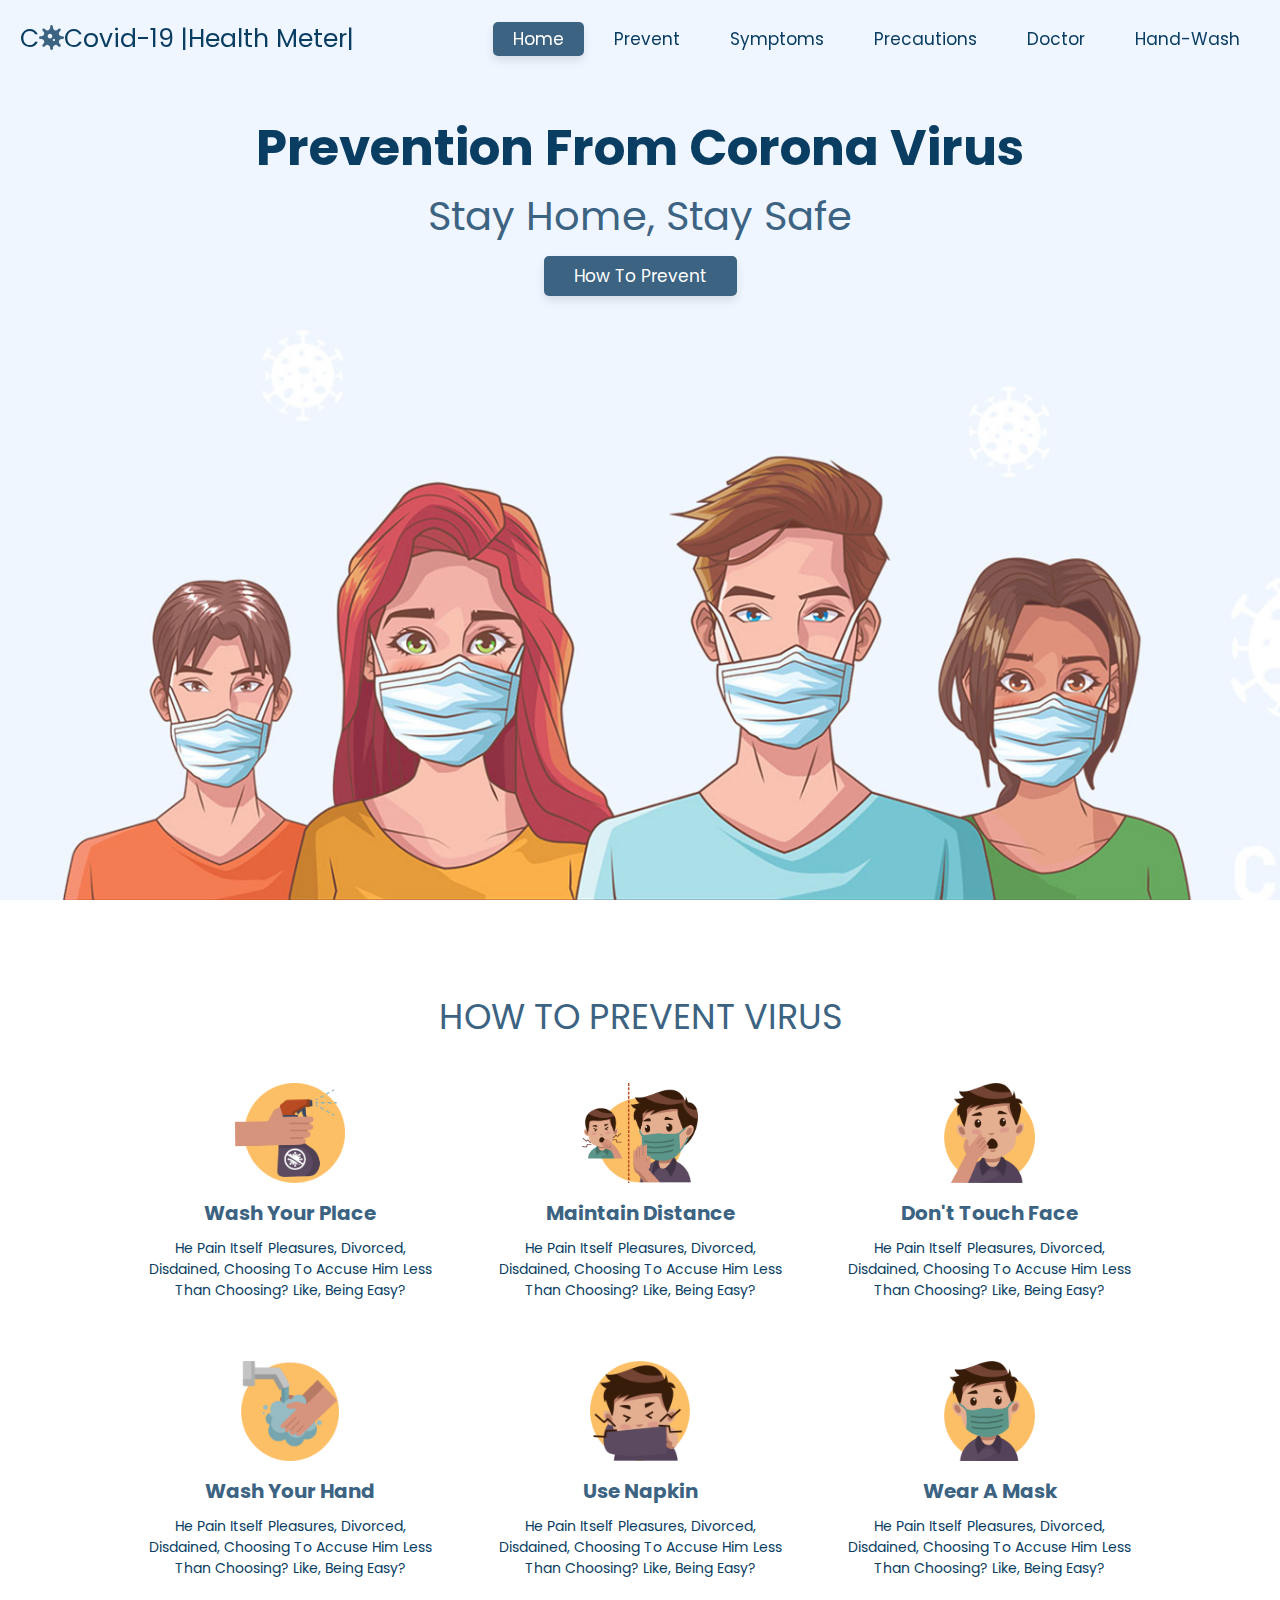
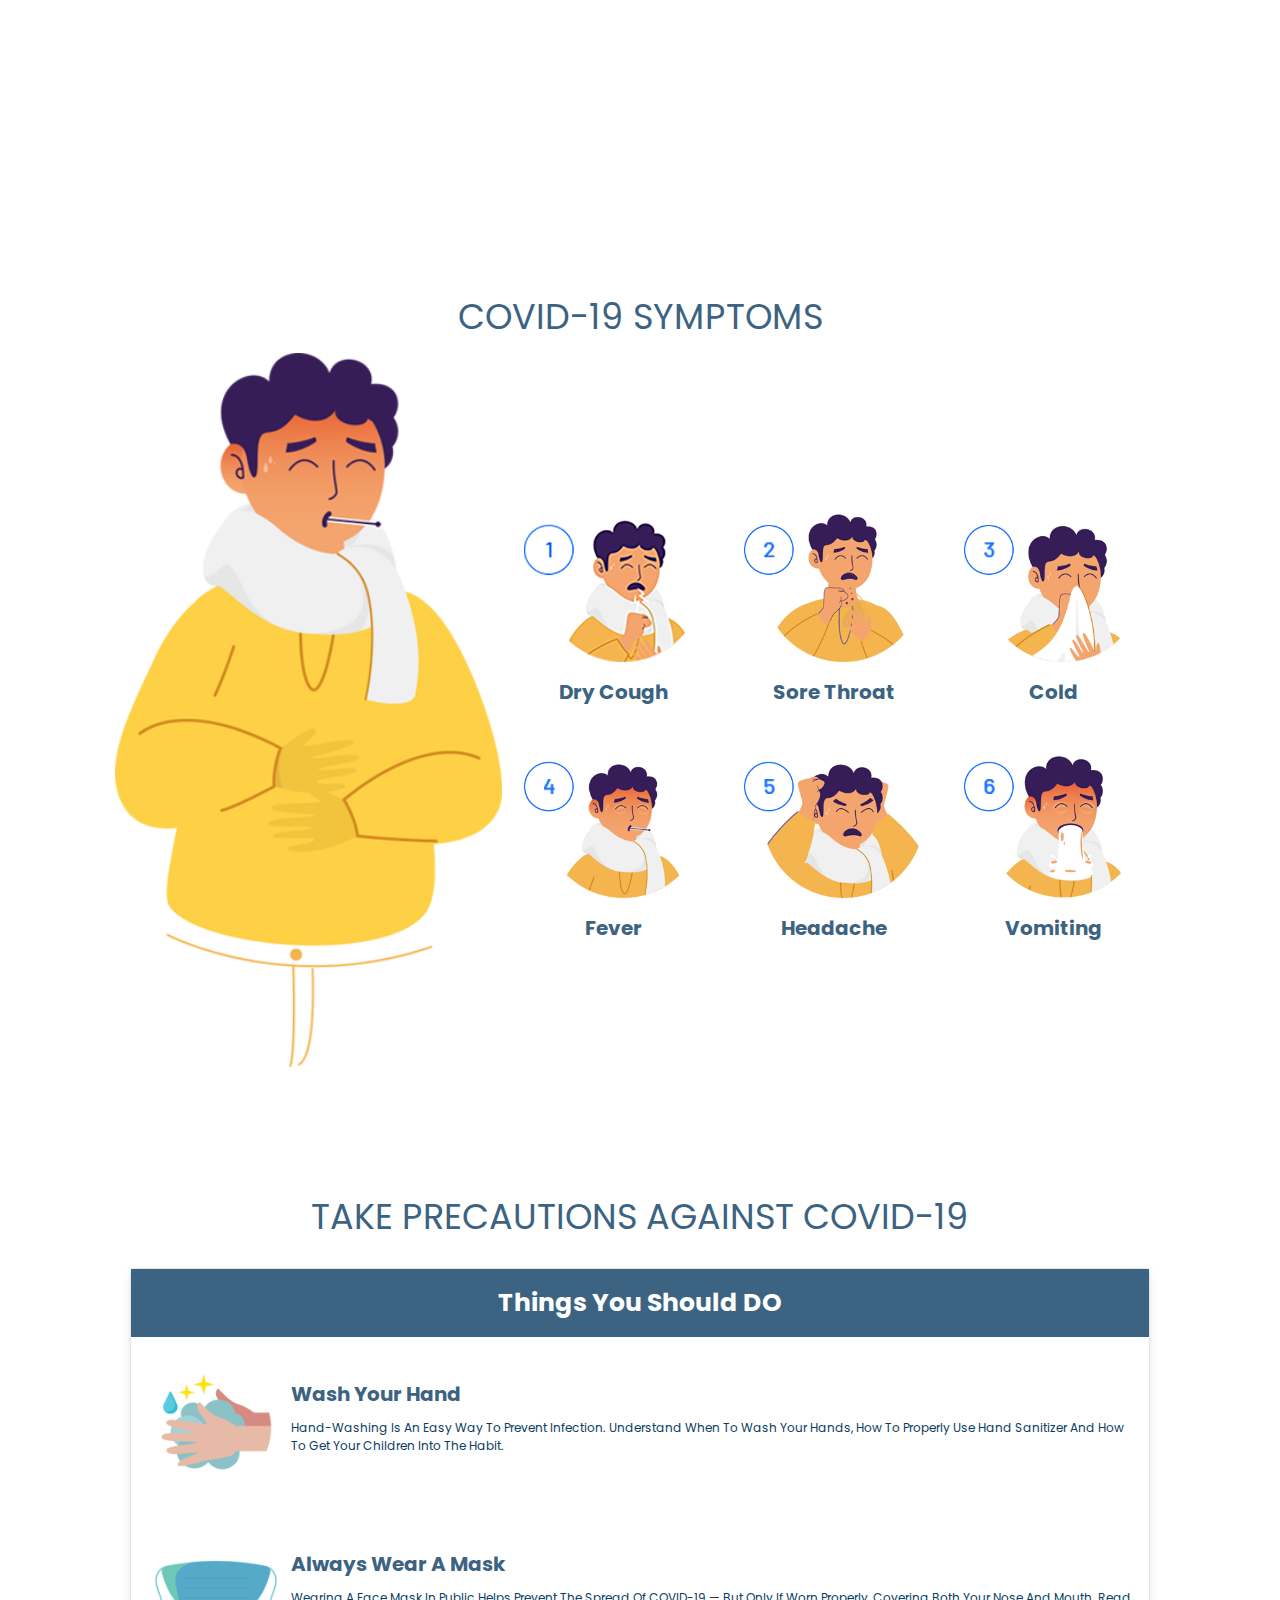
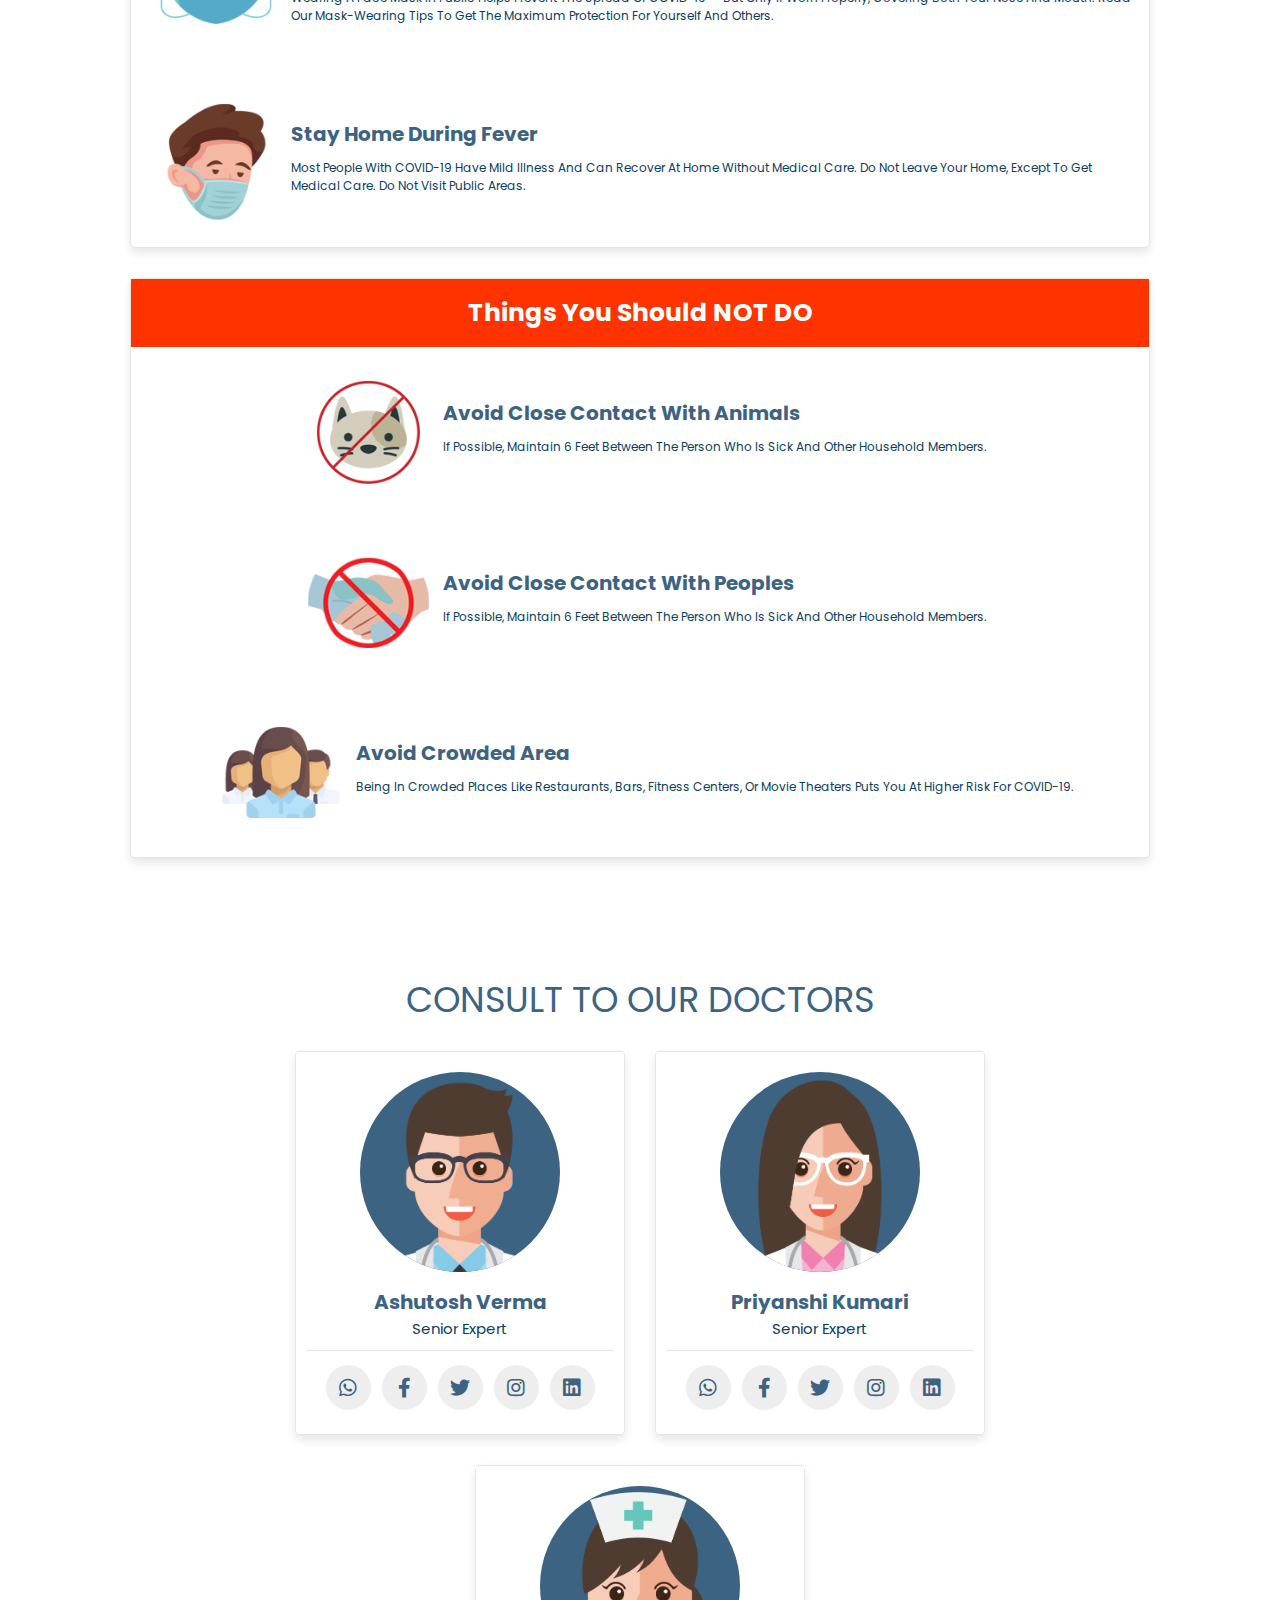
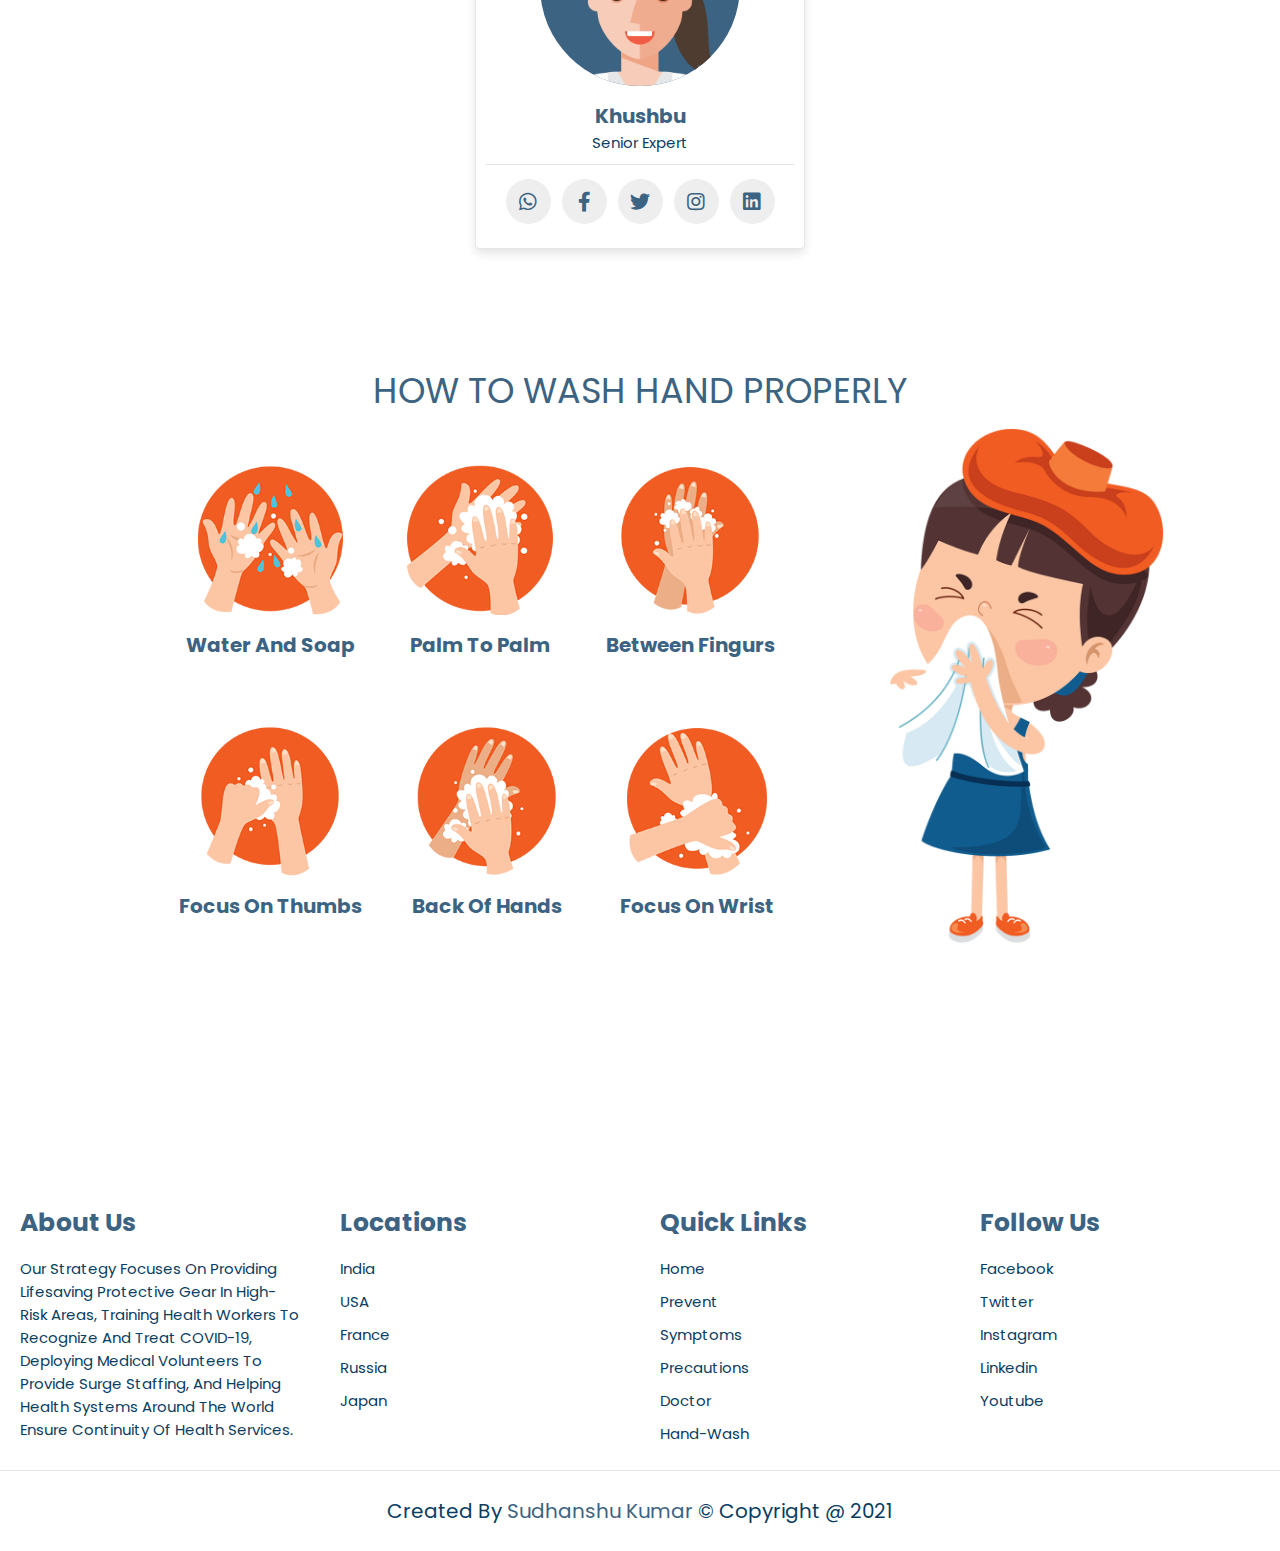
<file: Index.html>
<!DOCTYPE html>
<html lang="en">
  <head>
    <meta charset="UTF-8" />
    <meta name="viewport" content="width=device-width, initial-scale=1.0" />
    <title>responsive covid-19 website tutorial</title>

    <!-- font awesome cdn link  -->
    <link
      rel="stylesheet"
      href="https://cdnjs.cloudflare.com/ajax/libs/font-awesome/5.15.3/css/all.min.css"
    />

    <!-- custom css file link  -->
    <link rel="stylesheet" href="Style.css" />
  </head>
  <body>
    <!-- header section starts  -->

    <header>
      <a href="#" class="logo"
        >c<span class="fas fa-virus"></span>Covid-19 |Health Meter|</a
      >

      <div id="menu" class="fas fa-bars"></div>

      <nav class="navbar">
        <a class="active" href="#home">home</a>
        <a href="#prevent">prevent</a>
        <a href="#symptoms">symptoms</a>
        <a href="#precautions">precautions</a>
        <a href="#doctor">doctor</a>
        <a href="#hand-wash">hand-wash</a>
      </nav>
    </header>

    <!-- header section ends -->

    <!-- home section starts  -->

    <section class="home" id="home">
      <div class="content">
        <h1>Prevention from Corona Virus</h1>
        <h3>stay home, stay safe</h3>
        <a href="#" class="btn">how to prevent</a>
      </div>
    </section>

    <!-- home section ends -->

    <!-- prevent section starts  -->

    <section class="prevent" id="prevent">
      <h1 class="heading">how to prevent virus</h1>

      <div class="box-container">
        <div class="box">
          <img src="pre-1.png" alt="" />
          <h3>wash your place</h3>
          <p>
            he Pain itself Pleasures, Divorced, Disdained, Choosing To Accuse
            Him Less Than Choosing? Like, Being Easy?
          </p>
        </div>

        <div class="box">
          <img src="pre-2.png" alt="" />
          <h3>maintain distance</h3>
          <p>
            he Pain itself Pleasures, Divorced, Disdained, Choosing To Accuse
            Him Less Than Choosing? Like, Being Easy?
          </p>
        </div>

        <div class="box">
          <img src="pre-3.png" alt="" />
          <h3>don't touch face</h3>
          <p>
            he Pain itself Pleasures, Divorced, Disdained, Choosing To Accuse
            Him Less Than Choosing? Like, Being Easy?
          </p>
        </div>

        <div class="box">
          <img src="pre-4.png" alt="" />
          <h3>wash your hand</h3>
          <p>
            he Pain itself Pleasures, Divorced, Disdained, Choosing To Accuse
            Him Less Than Choosing? Like, Being Easy?
          </p>
        </div>

        <div class="box">
          <img src="pre-5.png" alt="" />
          <h3>use napkin</h3>
          <p>
            he Pain itself Pleasures, Divorced, Disdained, Choosing To Accuse
            Him Less Than Choosing? Like, Being Easy?
          </p>
        </div>

        <div class="box">
          <img src="pre-6.png" alt="" />
          <h3>wear a mask</h3>
          <p>
            he Pain itself Pleasures, Divorced, Disdained, Choosing To Accuse
            Him Less Than Choosing? Like, Being Easy?
          </p>
        </div>
      </div>
    </section>

    <!-- prevent section ends -->

    <!-- symptoms section starts  -->

    <section class="symptoms" id="symptoms">
      <h1 class="heading">covid-19 symptoms</h1>

      <div class="column">
        <div class="main-image">
          <img src="main-symp-img.png" alt="" />
        </div>

        <div class="box-container">
          <div class="box">
            <img src="symp-a.png" alt="" />
            <h3>dry cough</h3>
          </div>

          <div class="box">
            <img src="symp-b.png" alt="" />
            <h3>sore throat</h3>
          </div>

          <div class="box">
            <img src="symp-c.png" alt="" />
            <h3>cold</h3>
          </div>

          <div class="box">
            <img src="symp-d.png" alt="" />
            <h3>fever</h3>
          </div>

          <div class="box">
            <img src="symp-e.png" alt="" />
            <h3>headache</h3>
          </div>

          <div class="box">
            <img src="symp-f.png" alt="" />
            <h3>vomiting</h3>
          </div>
        </div>
      </div>
    </section>

    <!-- symptoms section ends -->

    <!-- precautions section starts  -->

    <section class="precautions" id="precautions">
      <h1 class="heading">take precautions against covid-19</h1>

      <div class="column">
        <div class="box-container">
          <h3 class="title">things you should DO</h3>

          <div class="box">
            <img src="do-img1.png" alt="" />
            <div class="info">
              <h3>wash your hand</h3>
              <p>
                Hand-washing is an easy way to prevent infection. Understand
                when to wash your hands, how to properly use hand sanitizer and
                how to get your children into the habit.
              </p>
            </div>
          </div>

          <div class="box">
            <img src="do-img2.png" alt="" />
            <div class="info">
              <h3>always wear a mask</h3>
              <p>
                Wearing a face mask in public helps prevent the spread of
                COVID-19 — but only if worn properly, covering both your nose
                and mouth. Read our mask-wearing tips to get the maximum
                protection for yourself and others.
              </p>
            </div>
          </div>

          <div class="box">
            <img src="do-img3.png" alt="" />
            <div class="info">
              <h3>stay home during fever</h3>
              <p>
                Most people with COVID-19 have mild illness and can recover at
                home without medical care. Do not leave your home, except to get
                medical care. Do not visit public areas.
              </p>
            </div>
          </div>
        </div>

        <div class="box-container">
          <h3 class="title">things you should NOT DO</h3>

          <div class="box">
            <img src="dont-img1.png" alt="" />
            <div class="info">
              <h3>avoid close contact with animals</h3>
              <p>
                If possible, maintain 6 feet between the person who is sick and
                other household members.
              </p>
            </div>
          </div>

          <div class="box">
            <img src="dont-img2.png" alt="" />
            <div class="info">
              <h3>avoid close contact with peoples</h3>
              <p>
                If possible, maintain 6 feet between the person who is sick and
                other household members.
              </p>
            </div>
          </div>

          <div class="box">
            <img src="dont-img3.png" alt="" />
            <div class="info">
              <h3>avoid crowded area</h3>
              <p>
                Being in crowded places like restaurants, bars, fitness centers,
                or movie theaters puts you at higher risk for COVID-19.
              </p>
            </div>
          </div>
        </div>
      </div>
    </section>

    <!-- precautions section ends -->

    <!-- doctor section start  -->

    <section class="doctor" id="doctor">
      <h1 class="heading">consult to our doctors</h1>

      <div class="box-container">
        <div class="box">
          <img src="doc1.png" alt="" />
          <h3>Ashutosh Verma</h3>
          <span>senior expert</span>
          <div class="share">
            <a href="#" class="fab fa-whatsapp"></a>
            <a href="#" class="fab fa-facebook-f"></a>
            <a href="#" class="fab fa-twitter"></a>
            <a href="#" class="fab fa-instagram"></a>
            <a href="#" class="fab fa-linkedin"></a>
          </div>
        </div>

        <div class="box">
          <img src="doc2.png" alt="" />
          <h3>Priyanshi Kumari</h3>
          <span>senior expert</span>
          <div class="share">
            <a href="#" class="fab fa-whatsapp"></a>
            <a href="#" class="fab fa-facebook-f"></a>
            <a href="#" class="fab fa-twitter"></a>
            <a href="#" class="fab fa-instagram"></a>
            <a href="#" class="fab fa-linkedin"></a>
          </div>
        </div>

        <div class="box">
          <img src="doc3.png" alt="" />
          <h3>Khushbu</h3>
          <span>senior expert</span>
          <div class="share">
            <a href="#" class="fab fa-whatsapp"></a>
            <a href="#" class="fab fa-facebook-f"></a>
            <a href="#" class="fab fa-twitter"></a>
            <a href="#" class="fab fa-instagram"></a>
            <a href="#" class="fab fa-linkedin"></a>
          </div>
        </div>
      </div>
    </section>

    <!-- doctor section ends -->

    <!-- hand-wash section starts  -->

    <section class="hand-wash" id="hand-wash">
      <h1 class="heading">how to wash hand properly</h1>

      <div class="column">
        <div class="box-container">
          <div class="box">
            <img src="wash-a.png" alt="" />
            <h3>water and soap</h3>
          </div>

          <div class="box">
            <img src="wash-b.png" alt="" />
            <h3>palm to palm</h3>
          </div>

          <div class="box">
            <img src="wash-c.png" alt="" />
            <h3>Between Fingurs</h3>
          </div>

          <div class="box">
            <img src="wash-d.png" alt="" />
            <h3>Focus on Thumbs</h3>
          </div>

          <div class="box">
            <img src="wash-e.png" alt="" />
            <h3>Back of Hands</h3>
          </div>

          <div class="box">
            <img src="wash-f.png" alt="" />
            <h3>Focus on wrist</h3>
          </div>
        </div>

        <div class="main-image">
          <img src="main-wash-img.png" alt="" />
        </div>
      </div>
    </section>

    <!-- hand-wash section ends -->

    <!-- footer section starts  -->

    <div class="footer">
      <div class="box-container">
        <div class="box">
          <h3>about us</h3>
          <p>
            Our strategy focuses on providing lifesaving protective gear in
            high-risk areas, training health workers to recognize and treat
            COVID-19, deploying medical volunteers to provide surge staffing,
            and helping health systems around the world ensure continuity of
            health services.
          </p>
        </div>

        <div class="box">
          <h3>locations</h3>
          <a href="#">india</a>
          <a href="#">USA</a>
          <a href="#">france</a>
          <a href="#">russia</a>
          <a href="#">japan</a>
        </div>

        <div class="box">
          <h3>quick links</h3>
          <a href="#">home</a>
          <a href="#">prevent</a>
          <a href="#">symptoms</a>
          <a href="#">precautions</a>
          <a href="#">doctor</a>
          <a href="#">hand-wash</a>
        </div>

        <div class="box">
          <h3>follow us</h3>
          <a href="#">facebook</a>
          <a href="#">twitter</a>
          <a href="#">instagram</a>
          <a href="#">linkedin</a>
          <a href="#">youtube</a>
        </div>
      </div>

      <h1 class="credit">
        created by <a href="#">Sudhanshu Kumar</a> &copy; copyright @ 2021
      </h1>
    </div>

    <!-- footer section ends -->

    <!-- scroll top  -->

    <a href="#home" class="scroll-top">
      <img src="scroll-img.png" alt="" />
    </a>

    <!-- jqdn link  -->
    <script src="https://cdnjs.cloudflare.com/ajax/libs/jquery/3.6.0/jquery.min.js"></script>

    <!-- custom js file link  -->
    <script src="Script.js"></script>
  </body>
</html>
</file>
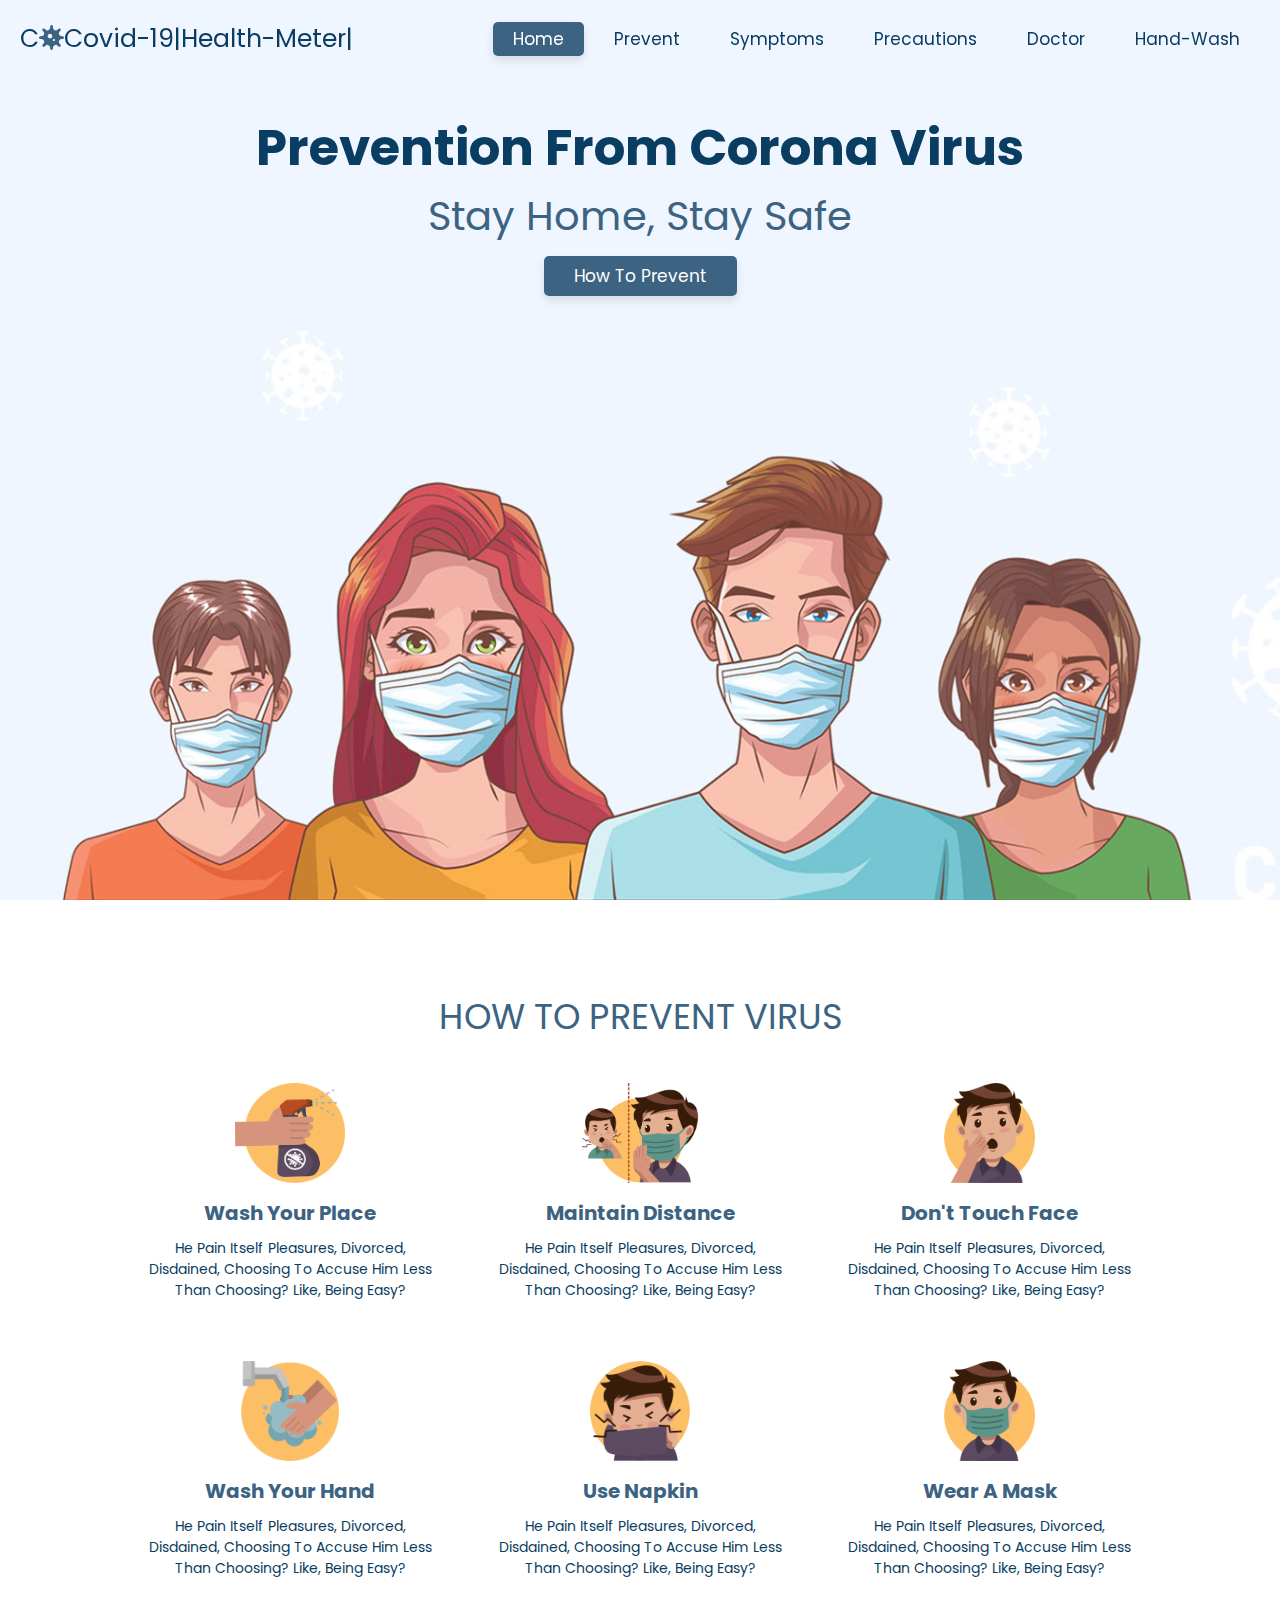
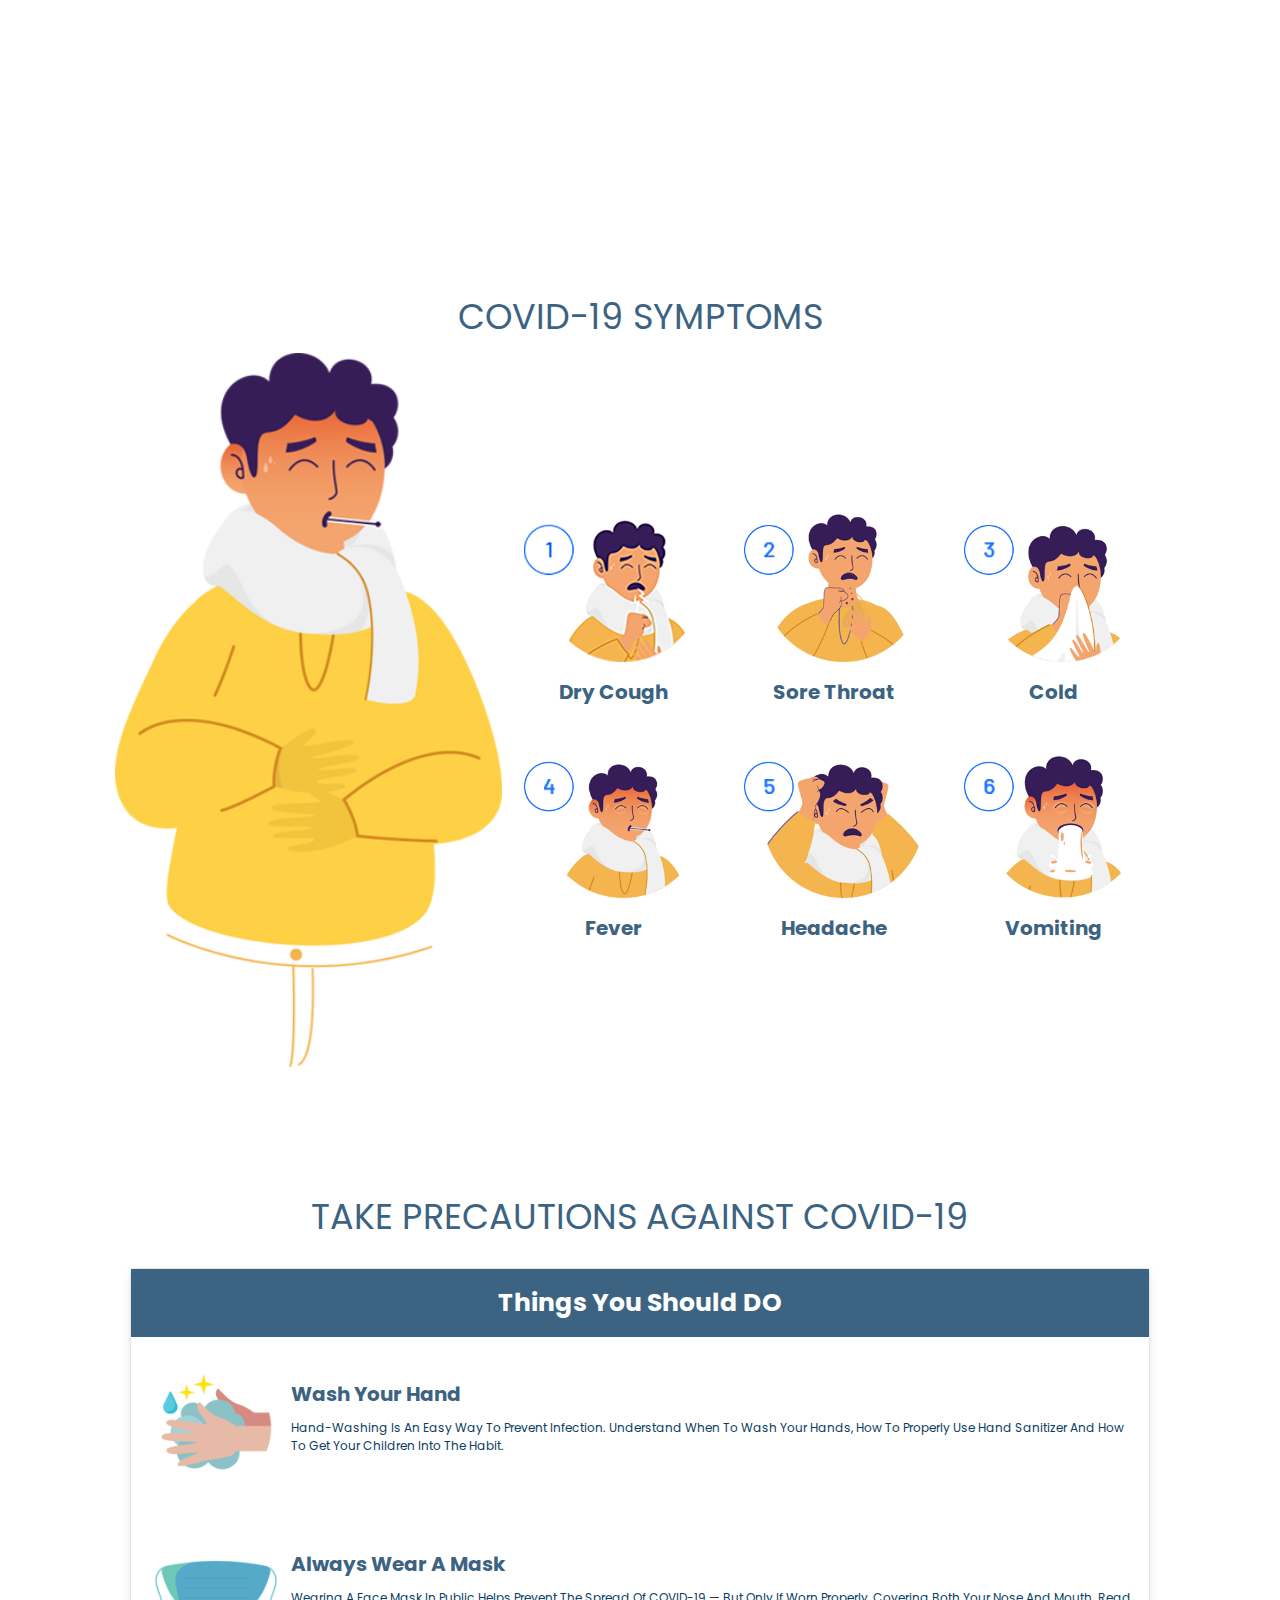
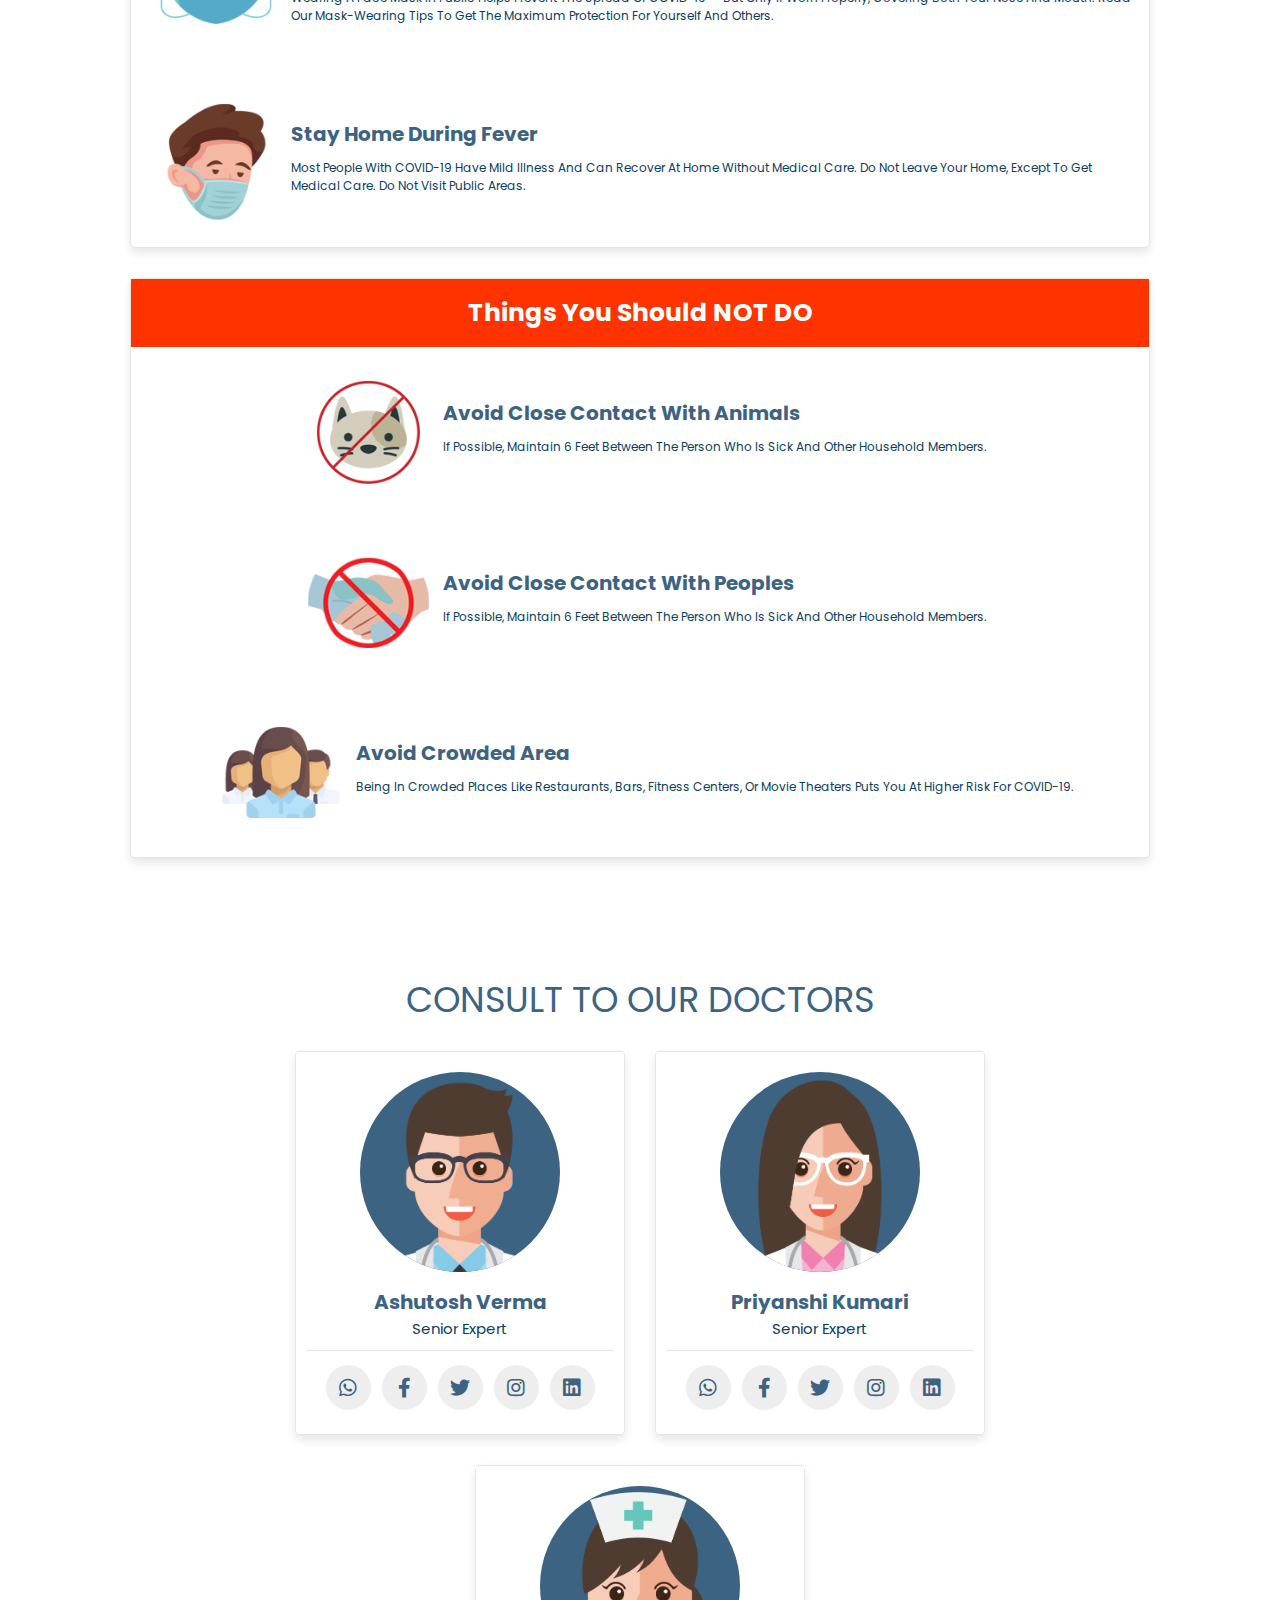
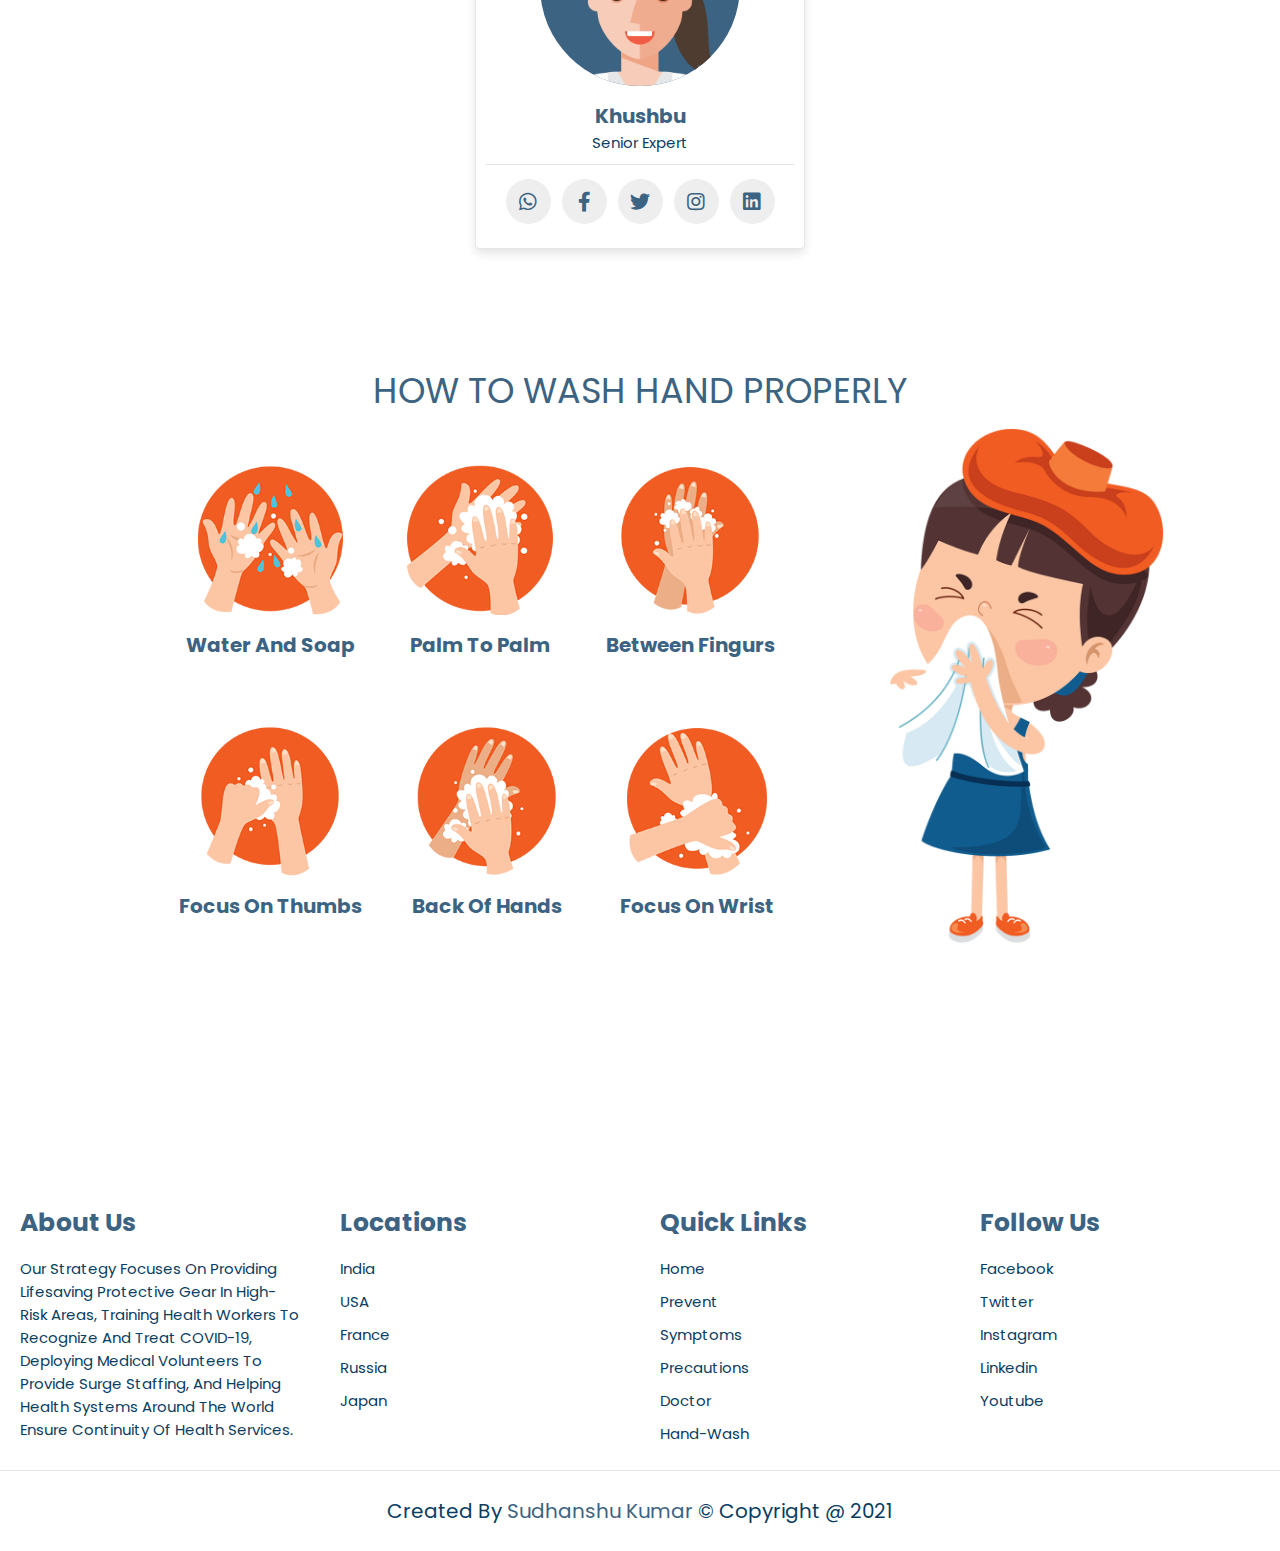
<file: covid1234.html>
<!DOCTYPE html>
<html lang="en">
<head>
    <meta charset="UTF-8">
    <meta name="viewport" content="width=device-width, initial-scale=1.0">
    <title>responsive covid-19 website tutorial</title>

    <!-- font awesome cdn link  -->
    <link rel="stylesheet" href="https://cdnjs.cloudflare.com/ajax/libs/font-awesome/5.15.3/css/all.min.css">

    <!-- custom css file link  -->
    <link rel="stylesheet" href="Style.css">

</head>
<body>
    
<!-- header section starts  -->

<header>

    <a href="#" class="logo">c<span class="fas fa-virus"></span>Covid-19|Health-Meter|</a>

    <div id="menu" class="fas fa-bars"></div>

    <nav class="navbar">
        <a class="active" href="#home">home</a>
        <a href="#prevent">prevent</a>
        <a href="#symptoms">symptoms</a>
        <a href="#precautions">precautions</a>
        <a href="#doctor">doctor</a>
        <a href="#hand-wash">hand-wash</a>
    </nav>

</header>

<!-- header section ends -->

<!-- home section starts  -->

<section class="home" id="home">

    <div class="content">
        <h1>Prevention from Corona Virus</h1>
        <h3>stay home, stay safe</h3>
        <a href="#" class="btn">how to prevent</a>
    </div>

</section>

<!-- home section ends -->

<!-- prevent section starts  -->

<section class="prevent" id="prevent">

    <h1 class="heading"> how to prevent virus </h1>

    <div class="box-container">

        <div class="box">
            <img src="pre-1.png" alt="">
            <h3>wash your place</h3>
            <p>he Pain itself Pleasures, Divorced, Disdained, Choosing To Accuse Him Less Than Choosing? Like, Being Easy?</p>
        </div>

        <div class="box">
            <img src="pre-2.png" alt="">
            <h3>maintain distance</h3>
            <p>he Pain itself Pleasures, Divorced, Disdained, Choosing To Accuse Him Less Than Choosing? Like, Being Easy?</p>
        </div>

        <div class="box">
            <img src="pre-3.png" alt="">
            <h3>don't touch face</h3>
            <p>he Pain itself Pleasures, Divorced, Disdained, Choosing To Accuse Him Less Than Choosing? Like, Being Easy?</p>
        </div>

        <div class="box">
            <img src="pre-4.png" alt="">
            <h3>wash your hand</h3>
            <p>he Pain itself Pleasures, Divorced, Disdained, Choosing To Accuse Him Less Than Choosing? Like, Being Easy?</p>
        </div>

        <div class="box">
            <img src="pre-5.png" alt="">
            <h3>use napkin</h3>
            <p>he Pain itself Pleasures, Divorced, Disdained, Choosing To Accuse Him Less Than Choosing? Like, Being Easy?</p>
        </div>

        <div class="box">
            <img src="pre-6.png" alt="">
            <h3>wear a mask</h3>
            <p>he Pain itself Pleasures, Divorced, Disdained, Choosing To Accuse Him Less Than Choosing? Like, Being Easy?</p>
        </div>

    </div>

</section>

<!-- prevent section ends -->

<!-- symptoms section starts  -->

<section class="symptoms" id="symptoms">

    <h1 class="heading">covid-19 symptoms</h1>

    <div class="column">

        <div class="main-image">
            <img src="main-symp-img.png" alt="">
        </div>

        <div class="box-container">

            <div class="box">
                <img src="symp-a.png" alt="">
                <h3>dry cough</h3>
            </div>

            <div class="box">
                <img src="symp-b.png" alt="">
                <h3>sore throat</h3>
            </div>

            <div class="box">
                <img src="symp-c.png" alt="">
                <h3>cold</h3>
            </div>

            <div class="box">
                <img src="symp-d.png" alt="">
                <h3>fever</h3>
            </div>

            <div class="box">
                <img src="symp-e.png" alt="">
                <h3>headache</h3>
            </div>

            <div class="box">
                <img src="symp-f.png" alt="">
                <h3>vomiting</h3>
            </div>

        </div>

    </div>

</section>

<!-- symptoms section ends -->

<!-- precautions section starts  -->

<section class="precautions" id="precautions">

    <h1 class="heading">take precautions against covid-19</h1>

    <div class="column">

        <div class="box-container">

            <h3 class="title">things you should DO</h3>

            <div class="box">
                <img src="do-img1.png" alt="">
                <div class="info">
                    <h3>wash your hand</h3>
                    <p>Hand-washing is an easy way to prevent infection. Understand when to wash your hands, how to properly use hand sanitizer and how to get your children into the habit.</p>
                </div>
            </div>

            <div class="box">
                <img src="do-img2.png" alt="">
                <div class="info">
                    <h3>always wear a mask</h3>
                    <p>Wearing a face mask in public helps prevent the spread of COVID-19 — but only if worn properly, covering both your nose and mouth. Read our mask-wearing tips to get the maximum protection for yourself and others.</p>
                </div>
            </div>

            <div class="box">
                <img src="do-img3.png" alt="">
                <div class="info">
                    <h3>stay home during fever</h3>
                    <p>Most people with COVID-19 have mild illness and can recover at home without medical care. Do not leave your home, except to get medical care. Do not visit public areas.</p>
                </div>
            </div>

        </div>

        <div class="box-container">

            <h3 class="title">things you should NOT DO</h3>

            <div class="box">
                <img src="dont-img1.png" alt="">
                <div class="info">
                    <h3>avoid close contact with animals</h3>
                    <p>If possible, maintain 6 feet between the person who is sick and other household members.</p>
                </div>
            </div>

            <div class="box">
                <img src="dont-img2.png" alt="">
                <div class="info">
                    <h3>avoid close contact with peoples</h3>
                    <p>If possible, maintain 6 feet between the person who is sick and other household members.</p>
                </div>
            </div>

            <div class="box">
                <img src="dont-img3.png" alt="">
                <div class="info">
                    <h3>avoid crowded area</h3>
                    <p>Being in crowded places like restaurants, bars, fitness centers, or movie theaters puts you at higher risk for COVID-19.</p>
                </div>
            </div>

        </div>

    </div>

</section>

<!-- precautions section ends -->

    <!-- doctor section start  -->

    <section class="doctor" id="doctor">
        <h1 class="heading">consult to our doctors</h1>
  
        <div class="box-container">
          <div class="box">
            <img src="doc1.png" alt="" />
            <h3>Ashutosh Verma</h3>
            <span>senior expert</span>
            <div class="share">
              <a href="#" class="fab fa-whatsapp"></a>
              <a href="#" class="fab fa-facebook-f"></a>
              <a href="#" class="fab fa-twitter"></a>
              <a href="#" class="fab fa-instagram"></a>
              <a href="#" class="fab fa-linkedin"></a>
            </div>
          </div>
  
          <div class="box">
            <img src="doc2.png" alt="" />
            <h3>Priyanshi Kumari</h3>
            <span>senior expert</span>
            <div class="share">
              <a href="#" class="fab fa-whatsapp"></a>
              <a href="#" class="fab fa-facebook-f"></a>
              <a href="#" class="fab fa-twitter"></a>
              <a href="#" class="fab fa-instagram"></a>
              <a href="#" class="fab fa-linkedin"></a>
            </div>
          </div>
  
          <div class="box">
            <img src="doc3.png" alt="" />
            <h3>Khushbu </h3>
            <span>senior expert</span>
            <div class="share">
              <a href="#" class="fab fa-whatsapp"></a>
              <a href="#" class="fab fa-facebook-f"></a>
              <a href="#" class="fab fa-twitter"></a>
              <a href="#" class="fab fa-instagram"></a>
              <a href="#" class="fab fa-linkedin"></a>
            </div>
          </div>
        </div>
      </section>
  
      <!-- doctor section ends -->

<!-- hand-wash section starts  -->

<section class="hand-wash" id="hand-wash">

    <h1 class="heading">how to wash hand properly</h1>

    <div class="column">

        <div class="box-container">

            <div class="box">
                <img src="wash-a.png" alt="">
                <h3>water and soap</h3>
            </div>

            <div class="box">
                <img src="wash-b.png" alt="">
                <h3>palm to palm</h3>
            </div>

            <div class="box">
                <img src="wash-c.png" alt="">
                <h3>Between Fingurs</h3>
            </div>

            <div class="box">
                <img src="wash-d.png" alt="">
                <h3>Focus on Thumbs</h3>
            </div>

            <div class="box">
                <img src="wash-e.png" alt="">
                <h3>Back of Hands</h3>
            </div>

            <div class="box">
                <img src="wash-f.png" alt="">
                <h3>Focus on wrist</h3>
            </div>

        </div>

        <div class="main-image">
            <img src="main-wash-img.png" alt="">
        </div>

    </div>

</section>

<!-- hand-wash section ends -->

<!-- footer section starts  -->

<div class="footer">

    <div class="box-container">

        <div class="box">
            <h3>about us</h3>
            <p>Our strategy focuses on providing lifesaving protective gear in high-risk areas, training health workers to recognize and treat COVID-19, deploying medical volunteers to provide surge staffing, and helping health systems around the world ensure continuity of health services.</p>
        </div>

        <div class="box">
            <h3>locations</h3>
            <a href="#">india</a>
            <a href="#">USA</a>
            <a href="#">france</a>
            <a href="#">russia</a>
            <a href="#">japan</a>
        </div>

        <div class="box">
            <h3>quick links</h3>
            <a href="#">home</a>
            <a href="#">prevent</a>
            <a href="#">symptoms</a>
            <a href="#">precautions</a>
            <a href="#">doctor</a>
            <a href="#">hand-wash</a>
        </div>

        <div class="box">
            <h3>follow us</h3>
            <a href="#">facebook</a>
            <a href="#">twitter</a>
            <a href="#">instagram</a>
            <a href="#">linkedin</a>
            <a href="#">youtube</a>
        </div>

    </div>

    <h1 class="credit"> created by <a href="#">Sudhanshu Kumar</a> &copy; copyright @ 2021 </h1>

</div>

<!-- footer section ends -->

<!-- scroll top  -->

<a href="#home" class="scroll-top">
    <img src="scroll-img.png" alt="">
</a>
















<!-- jquery cdn link  -->
<script src="https://cdnjs.cloudflare.com/ajax/libs/jquery/3.6.0/jquery.min.js"></script>

<!-- custom js file link  -->
<script src="Script.js"></script>



</body>
</html>
</file>
<file: Style.css>
@import url('https://fonts.googleapis.com/css2?family=Poppins:wght@100;200;300;400&display=swap');

:root{
    --blue:#3c6382;
    --dark-blue:#0a3d62;
}

*{
    font-family: 'Poppins', sans-serif;
    margin:0; padding:0;
    box-sizing: border-box;
    text-decoration: none;
    outline: none;
    border:none;
    text-transform: capitalize;
    transition: all .3s cubic-bezier(.38,1.15,.7,1.12);
}

*::selection{
    background:var(--dark-blue);
    color:#fff;
}

html{
    font-size: 62.5%;
    overflow-x: hidden;
}

section{
    min-height: 100vh;
    padding:1rem 9%;
    padding-top: 8rem;
}

.heading{
    text-align: center;
    color:var(--blue);
    font-size: 3.5rem;
    text-transform: uppercase;
    font-weight: normal;
    padding:1rem;
}

header{
    width:100%;
    display: flex;
    align-items: center;
    justify-content: space-between;
    position: fixed;
    top:0; left:0;
    z-index: 1000;
    padding:2rem;
}

header .logo{
    font-size: 2.5rem;
    color:var(--dark-blue);
}

header .logo span{
    color:var(--blue);
}

header .navbar a{
    font-size: 1.7rem;
    margin-left: .7rem;
    padding:.5rem 2rem;
    border-radius: .5rem;
    color:var(--dark-blue);
}

header .navbar a.active,
header .navbar a:hover{
    background: var(--blue);
    color:#fff;
    box-shadow: 0 .5rem 1rem rgba(0,0,0,.1);
}

header.sticky{
    background:#fff;
    box-shadow: 0 .5rem 1rem rgba(0,0,0,.1);
}

#menu{
    font-size: 3rem;
    color:var(--blue);
    cursor: pointer;
    display: none;
}

.home{
    background:url(/home-bg.jpg) no-repeat;
    background-size: cover;
    background-position: center;
    background-attachment: fixed;
}

.home .content{
    text-align: center;
    padding-top: 3rem;
}

.home .content h1{
    font-size: 5rem;
    color:var(--dark-blue);
}

.home .content h3{
    font-size: 4rem;
    color:var(--blue);
    font-weight: normal;
}

.home .content .btn{
    display: inline-block;
    padding:.7rem 3rem;
    color:#fff;
    background:var(--blue);
    border-radius: .5rem;
    box-shadow: 0 .5rem 1rem rgba(0,0,0,.1);
    margin-top: 1rem;
    font-size: 1.7rem;
}

.home .content .btn:hover{
    background:var(--dark-blue);
}

.prevent .box-container{
    display: flex;
    align-items: center;
    justify-content: center;
    flex-wrap: wrap;
}

.prevent .box-container .box{
    flex:1 1 30rem;
    border-radius: .5rem;
    margin:1rem;
    padding:1rem;
    text-align: center;
}

.prevent .box-container .box img{
    height:12rem;
    padding:1rem;
}

.prevent .box-container .box h3{
    color:var(--blue);
    font-size: 2rem;
}

.prevent .box-container .box p{
    color:var(--dark-blue);
    font-size: 1.4rem;
    padding:1rem;
}

.prevent .box-container .box:hover{
    box-shadow: 0 .5rem 1rem rgba(0,0,0,.1);
}

.symptoms{
    background:url(/background-img.jpg) no-repeat;
    background-size: cover;
    background-position: center;
    background-attachment: fixed;
}

.symptoms .column{
    display: flex;
    align-items: center;
    justify-content: center;
}

.symptoms .column .main-image img{
    width: 43vh;
}

.symptoms .column .box-container{
    display: flex;
    align-items: center;
    justify-content: center;
    flex-wrap: wrap;
}

.symptoms .column .box-container .box{
    margin:1rem;
    text-align: center;
}

.symptoms .column .box-container .box img{
    width:20rem;
    padding:1rem;
}

.symptoms .column .box-container .box h3{
    font-size: 2rem;
    color:var(--blue);
}

.precautions .column{
    display: flex;
    justify-content: center;
    flex-wrap: wrap;
}

.precautions .column .box-container{
    margin:1.5rem;
    flex:1 1 50rem;
    border:.1rem solid rgba(0,0,0,.1);
    box-shadow: 0 .5rem 1rem rgba(0,0,0,.1);
    border-radius: .5rem;
}

.precautions .column .box-container .title{
    padding:1.5rem .5rem;
    text-align: center;
    font-size: 2.5rem;
    background:var(--blue);
    color:#fff;
}

.precautions .column .box-container:last-child .title{
    background:#ff3300;
}

.precautions .column .box-container .box{
    display: flex;
    justify-content: center;
    align-items: center;
    padding:1rem;
}

.precautions .column .box-container .box img{
    width:15rem;
    padding:1rem;
}

.precautions .column .box-container .box h3{
    font-size: 2rem;
    color:var(--blue);
}

.precautions .column .box-container .box p{
    font-size: 1.2rem;
    color:var(--dark-blue);
    padding:1rem 0;
}

.doctor{
    background:url(/background-img.jpg) no-repeat;
    background-size: cover;
    background-position: center;
    background-attachment: fixed;
}

.doctor .box-container{
    display: flex;
    justify-content: center;
    align-items: center;
    flex-wrap: wrap;
}

.doctor .box-container .box{
    border-radius: .5rem;
    box-shadow: 0 .5rem 1rem rgba(0,0,0,.1);
    padding:1rem;
    margin:1.5rem;
    text-align: center;
    background:#fff;
    border:.1rem solid rgba(0,0,0,.1);
    width:33rem;
}

.doctor .box-container .box img{
    margin:1rem;
    border-radius: 50%;
    height:20rem;
    width:20rem;
    object-fit: cover;
    background:var(--blue);
}

.doctor .box-container .box h3{
    font-size: 2rem;
    color:var(--blue);
}

.doctor .box-container .box span{
    font-size: 1.5rem;
    color:var(--dark-blue);
}

.doctor .box-container .box .share{
    border-top: .1rem solid rgba(0,0,0,.1);
    padding:1rem;
    margin-top: 1rem;
}

.doctor .box-container .box .share a{
    border-radius: 50%;
    height: 4.5rem;
    width:4.5rem;
    line-height: 4.5rem;
    font-size: 2rem;
    margin: .4rem;
    background:#eee;
    color:var(--blue);
}

.doctor .box-container .box .share a:hover{
    background:var(--blue);
    color:#fff;
    transform: rotate(360deg);
}

.hand-wash .column{
    display: flex;
    justify-content: center;
}

.hand-wash .column .main-image img{
    width:25vw;
}

.hand-wash .column .box-container{
    display: flex;
    justify-content: center;
    align-items: center;
    flex-wrap: wrap;
}

.hand-wash .column .box-container .box{
    text-align: center;
    margin:2rem;
}

.hand-wash .column .box-container .box img{
    width: 17rem;
    height: 17rem;
    padding:1rem;
}

.hand-wash .column .box-container .box h3{
    font-size: 2rem;
    color:var(--blue);
}

.footer{
    background:url(/background-img.jpg) no-repeat;
    background-size: cover;
    background-position: center;
    background-attachment: fixed;
}

.footer .box-container{
    display: flex;
    flex-wrap: wrap;
}

.footer .box-container .box{
    flex:1 1 25rem;
    margin:2rem;
}

.footer .box-container .box h3{
    font-size: 2.5rem;
    color:var(--blue);
    padding:1rem 0;
}

.footer .box-container .box p{
    font-size: 1.5rem;
    color:var(--dark-blue);
    padding:.5rem 0;
}

.footer .box-container .box a{
    font-size: 1.5rem;
    color:var(--dark-blue);
    padding:.5rem 0;
    display: block;
}

.footer a:hover{
    text-decoration: underline;
}

.footer .credit{
    font-size: 2rem;
    font-weight: normal;
    text-align: center;
    border-top: .1rem solid rgba(0,0,0,.1);
    padding:2.5rem 1rem;
    color:var(--dark-blue);
}

.footer .credit a{
    color:var(--blue);
}

.scroll-top{
    position: fixed;
    bottom:7.5rem; right:1.5rem;
    z-index: 1000;
}

.scroll-top img{
    width:8rem;
    animation: float 3s linear infinite;
}

@keyframes float{
    100%, 0%{
        transform: translateY(0rem);
    }

    50%{
        transform: translateY(-3rem);
    }

}














/* media queries  */

@media (max-width:1200px){

    html{
        font-size: 55%;
    }

}

@media (max-width:991px){

    section{
        padding:1rem 3%;
        padding-top: 8rem;
    }

    #menu{
        display: block;
    }

    header .navbar{
        position: absolute;
        top:100%; left: 0;
        width:100%;
        background:#fff;
        padding:2rem;
        border-top: .1rem  solid rgba(0,0,0,.1);
        transform-origin: top;
        transform: scaleY(0);
        opacity: 0;
    }

    header .navbar.nav-toggle{
        transform: scaleY(1);
        opacity: 1;
    }

    header .navbar a{
        display: block;
        margin:1.5rem 0;
        font-size: 2rem;
    }

    .fa-times{
        transform: rotate(180deg);
    }

    .symptoms .column .main-image img{
        display: none;
    }

    .hand-wash .column .main-image img{
        display: none;
    }

}

@media (max-width:768px){

    html{
        font-size: 50%;
    }

    .home .content h1{
        font-size: 4rem;
    }

    .home .content h3{
        font-size: 3.5rem;
    }

}

@media (max-width:450px){

    .home .content h1{
        font-size: 3.5rem;
    }

    .home .content h3{
        font-size: 2.5rem;
    }

    .symptoms .column .box-container .box img{
        width:14rem;
    }

    .precautions .column .box-container .box{
        flex-flow: column;
        text-align: center;
    }

    .doctor .box-container .box{
        width:100%;
    }

}
</file>
